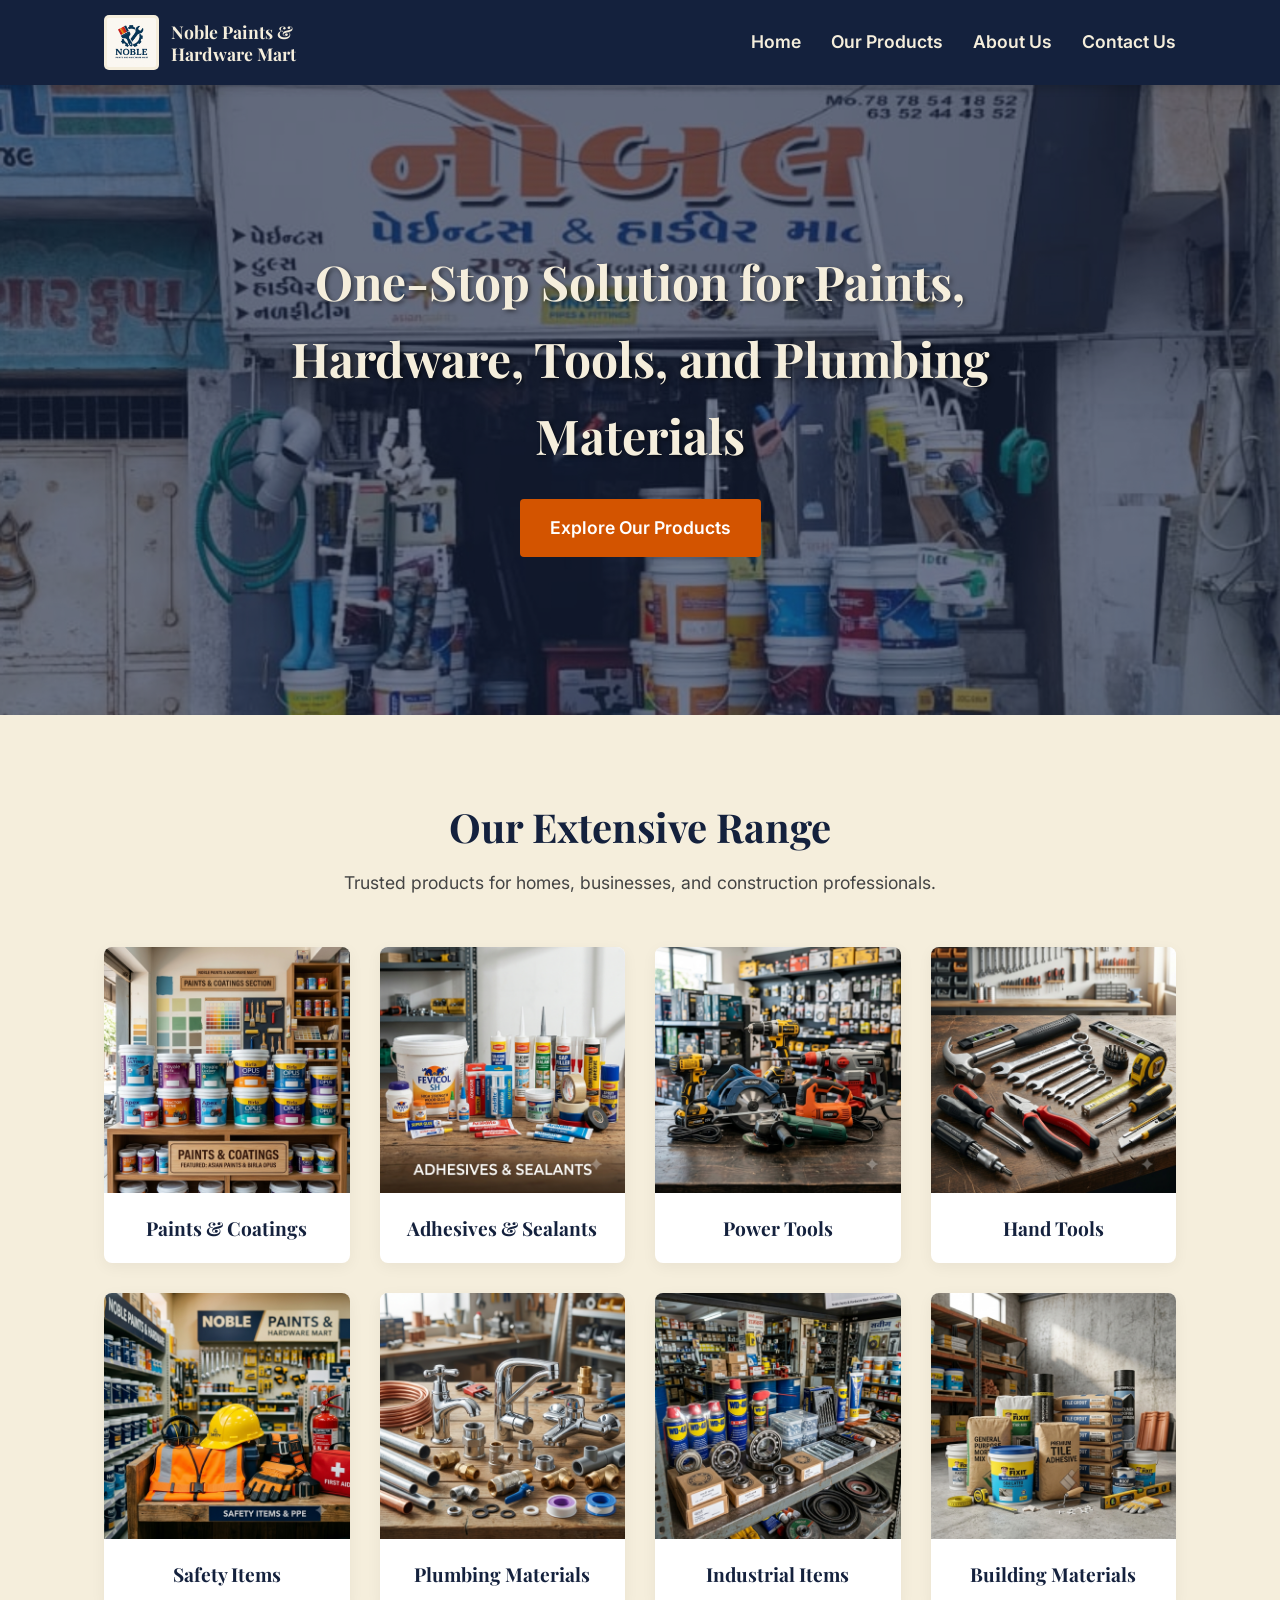
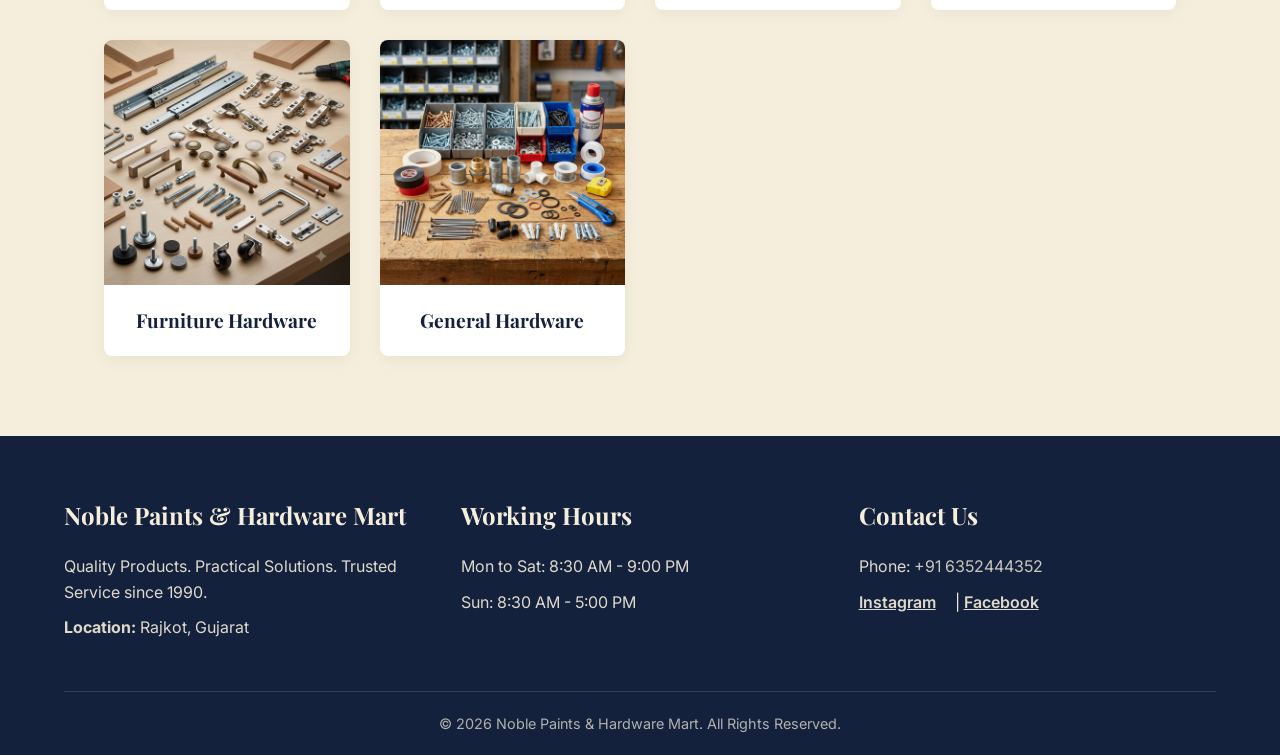
<file: index.html>
<!DOCTYPE html>
<html lang="en">
<head>
    <meta name="google-site-verification" content="jx7lKbNuNhg2pj1z9TuXZV3Bgh_JPFNbP1LpxyYWMqs" />
    <meta charset="UTF-8">
    <meta name="viewport" content="width=device-width, initial-scale=1.0">
    <title>Noble Paints & Hardware Mart | Rajkot</title>
    <link rel="shortcut icon" href="Logo.webp">
    <!-- Link to your CSS file -->
    <link rel="stylesheet" href="Style.css">
    <!-- Google Fonts: Playfair Display (Classic/Elegant) & Inter (Clean/Modern) -->
    <link rel="preconnect" href="https://fonts.googleapis.com">
    <link rel="preconnect" href="https://fonts.gstatic.com" crossorigin>
    <link href="https://fonts.googleapis.com/css2?family=Inter:wght@300;400;600&family=Playfair+Display:wght@600;700&display=swap" rel="stylesheet">
</head>
<body>

    <!-- HEADER NAVIGATION -->
    <header>
        <div class="nav-container">
                        <a href="index.html" class="logo">
                <img src="Logo.webp" alt="Noble Paints & Hardware Mart Logo">
                <span class="logo-text">Noble Paints &<br>Hardware Mart</span>
            </a>

            <nav class="desktop-menu">
                <ul>
                    <li><a href="index.html">Home</a></li>
                    <li><a href="products.html">Our Products</a></li>
                    <li><a href="about.html">About Us</a></li>
                    <li><a href="contact.html">Contact Us</a></li>
                </ul>
            </nav>
            <div class="hamburger" id="hamburger">
                <span></span>
                <span></span>
                <span></span>
            </div>
        </div>
        <!-- Mobile Menu -->
        <nav class="mobile-menu" id="mobile-menu">
            <ul>
                <li><a href="index.html">Home</a></li>
                <li><a href="products.html">Our Products</a></li>
                <li><a href="about.html">About Us</a></li>
                <li><a href="contact.html">Contact Us</a></li>
            </ul>
        </nav>
    </header>

    <!-- HERO BANNER SECTION -->
    <section class="hero" id="home">
        <!-- Background image placeholder -->
        <div class="hero-bg" style="background-image: url('homepage-banner.jpg');"></div>
        <div class="hero-overlay"></div>
        <div class="hero-content">
            <h1>One-Stop Solution for Paints, Hardware, Tools, and Plumbing Materials</h1>
            <a href="products.html" class="btn-primary">Explore Our Products</a>
        </div>
    </section>

    <!-- PRODUCT CATEGORIES GRID -->
    <section class="categories-section">
        <h2>Our Extensive Range</h2>
        <p class="subtitle">Trusted products for homes, businesses, and construction professionals.</p>
        
        <div class="category-grid">
            <!-- Category 1 -->
            <a href="paints.html" class="category-card">
                <div class="card-img-wrapper">
                    <img src="paints-category.png" alt="Paints & Coatings">
                </div>
                <h3>Paints & Coatings</h3>
            </a>
            <!-- Category 2 -->
            <a href="adhesives.html" class="category-card">
                <div class="card-img-wrapper">
                    <img src="adhesives-category.png" alt="Adhesives & Sealants">
                </div>
                <h3>Adhesives & Sealants</h3>
            </a>
            <!-- Category 3 -->
            <a href="power-tools.html" class="category-card">
                <div class="card-img-wrapper">
                    <img src="power-tools-category.png" alt="Power Tools">
                </div>
                <h3>Power Tools</h3>
            </a>
            <!-- Category 4 -->
            <a href="hand-tools.html" class="category-card">
                <div class="card-img-wrapper">
                    <img src="hand-tools-category.png" alt="Hand Tools">
                </div>
                <h3>Hand Tools</h3>
            </a>
            <!-- Category 5 -->
            <a href="safety.html" class="category-card">
                <div class="card-img-wrapper">
                    <img src="safety-category.png" alt="Safety Items">
                </div>
                <h3>Safety Items</h3>
            </a>
            <!-- Category 6 -->
            <a href="plumbing.html" class="category-card">
                <div class="card-img-wrapper">
                    <img src="plumbing-category.png" alt="Plumbing Materials">
                </div>
                <h3>Plumbing Materials</h3>
            </a>
            <!-- Category 7 -->
            <a href="industrial.html" class="category-card">
                <div class="card-img-wrapper">
                    <img src="industrial-category.png" alt="Industrial Items">
                </div>
                <h3>Industrial Items</h3>
            </a>
            <!-- Category 8 -->
            <a href="building.html" class="category-card">
                <div class="card-img-wrapper">
                    <img src="building-category.png" alt="Building Materials">
                </div>
                <h3>Building Materials</h3>
            </a>
            <!-- Category 9 -->
            <a href="furniture.html" class="category-card">
                <div class="card-img-wrapper">
                    <img src="furniture-category.png" alt="Furniture Hardware">
                </div>
                <h3>Furniture Hardware</h3>
            </a>
            <!-- Category 10 -->
            <a href="general.html" class="category-card">
                <div class="card-img-wrapper">
                    <img src="general-category.png" alt="General Hardware">
                </div>
                <h3>General Hardware</h3>
            </a>
        </div>
    </section>

    <!-- FOOTER SECTION -->
    <footer>
        <div class="footer-container">
            <div class="footer-col">
                <h4>Noble Paints & Hardware Mart</h4>
                <p>Quality Products. Practical Solutions. Trusted Service since 1990.</p>
                <p><strong>Location:</strong> Rajkot, Gujarat</p>
            </div>
            <div class="footer-col">
                <h4>Working Hours</h4>
                <p>Mon to Sat: 8:30 AM - 9:00 PM</p>
                <p>Sun: 8:30 AM - 5:00 PM</p>
            </div>
            <div class="footer-col">
                <h4>Contact Us</h4>
                <p>Phone: <a href="tel:6352444352" style="color: #F5EEDC;">+91 6352444352</a></p>
                <div class="social-links">
                    <a href="https://www.instagram.com/noblepaintsandhardwarerajkot?igsh=b2dncXUzczIxeXBs" target="_blank">Instagram</a> | 
                    <a href="https://www.facebook.com/profile.php?id=61571995330617" target="_blank">Facebook</a>
                </div>
            </div>
        </div>
        <div class="footer-bottom">
            <p>&copy; 2026 Noble Paints & Hardware Mart. All Rights Reserved.</p>
        </div>
    </footer>

    <!-- Link to your JavaScript file -->
    <script src="script.js"></script>
</body>
</html>
</file>
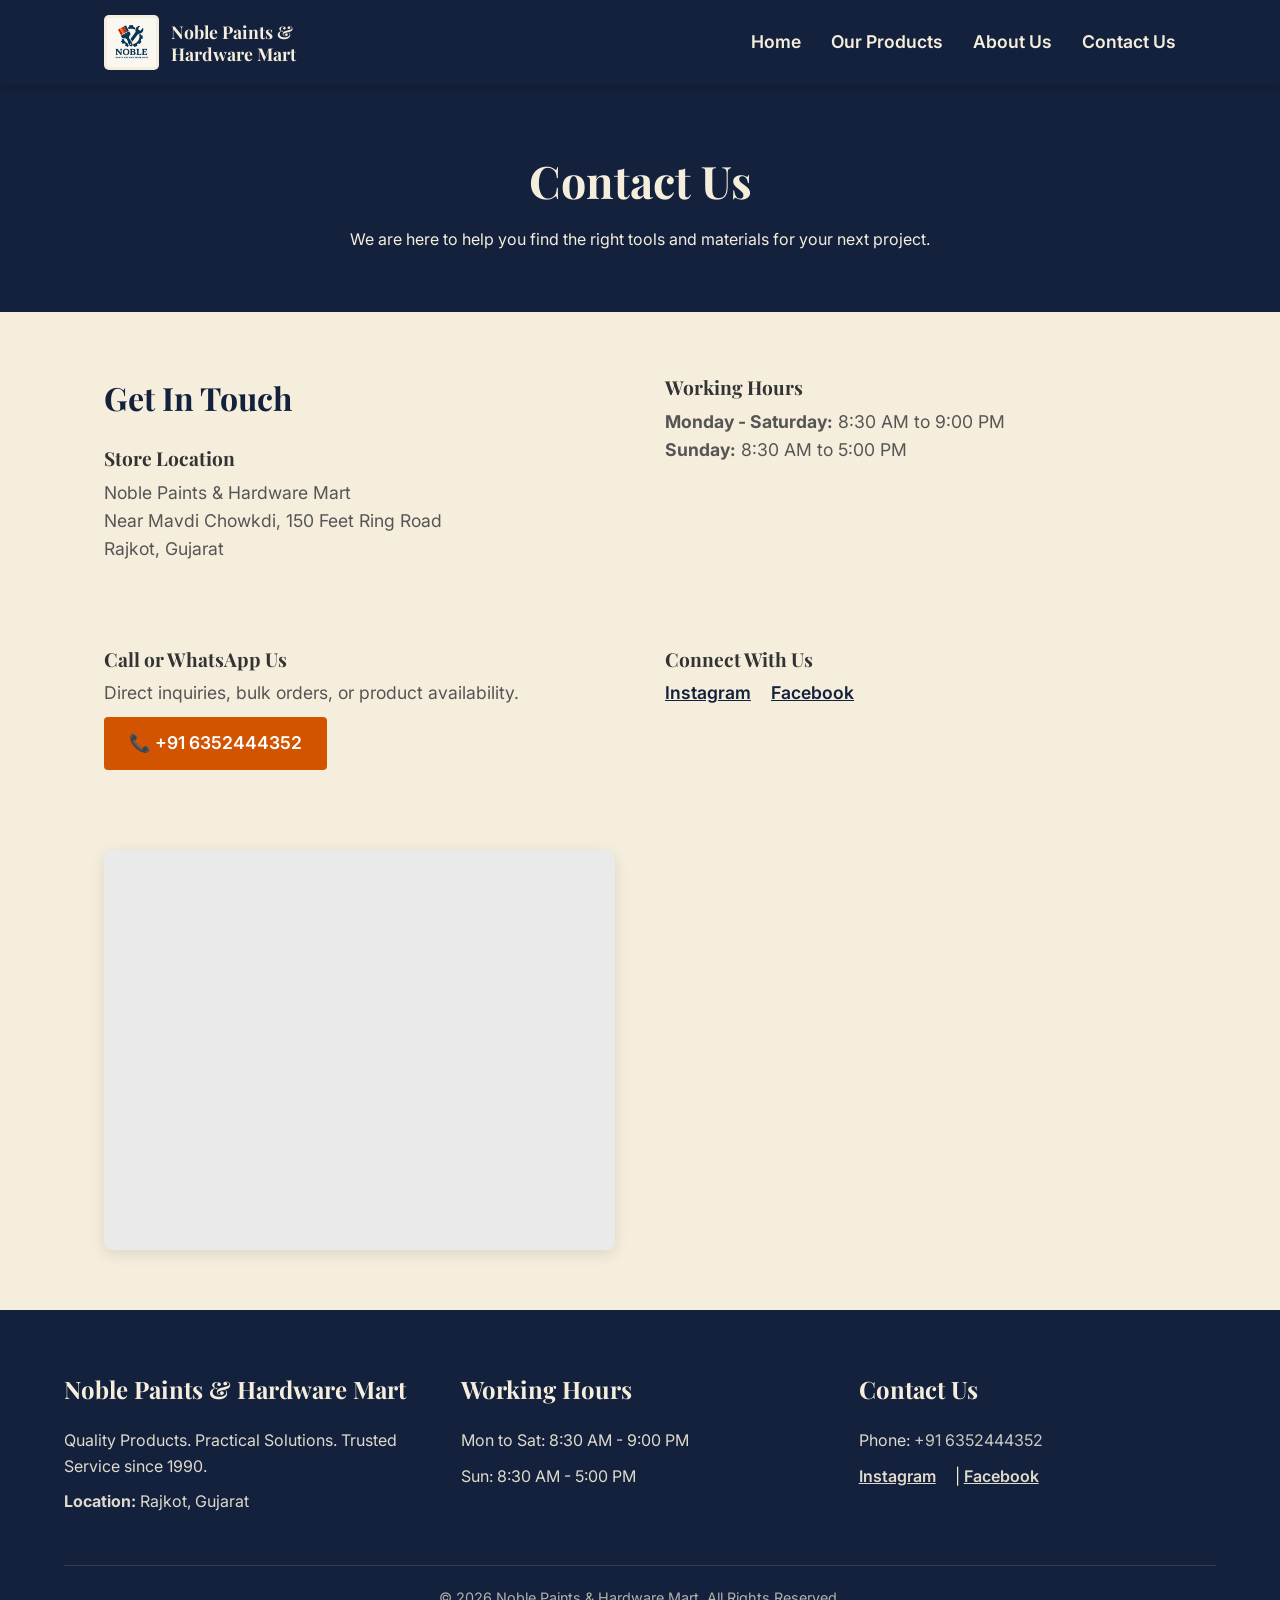
<file: contact.html>
<!DOCTYPE html>
<html lang="en">
<head>
    <meta charset="UTF-8">
    <meta name="viewport" content="width=device-width, initial-scale=1.0">
    <title>Contact Us | Noble Paints & Hardware Mart</title>
    <link rel="stylesheet" href="Style.css">
    <link rel="preconnect" href="https://fonts.googleapis.com">
    <link rel="preconnect" href="https://fonts.gstatic.com" crossorigin>
    <link href="https://fonts.googleapis.com/css2?family=Inter:wght@300;400;600&family=Playfair+Display:wght@600;700&display=swap" rel="stylesheet">
    <style>
        .contact-header {
            text-align: center;
            padding: 60px 5%;
            background-color: var(--navy-blue);
            color: var(--cream);
        }
        .contact-header h1 {
            font-size: 2.8rem;
            margin-bottom: 10px;
        }
        .contact-container {
            max-width: 1200px;
            margin: 60px auto;
            padding: 0 5%;
            display: grid;
            grid-template-columns: 1fr 1fr;
            gap: 50px;
        }
        .contact-info h2 {
            font-size: 2rem;
            margin-bottom: 20px;
            color: var(--navy-blue);
        }
        .info-block {
            margin-bottom: 30px;
        }
        .info-block h3 {
            font-size: 1.2rem;
            margin-bottom: 5px;
            color: #333;
        }
        .info-block p {
            font-size: 1.1rem;
            color: #555;
        }
        .contact-btn {
            display: inline-block;
            background-color: var(--navy-blue);
            color: var(--cream);
            padding: 12px 25px;
            font-size: 1.1rem;
            font-weight: 600;
            border-radius: 4px;
            margin-top: 10px;
            transition: opacity 0.3s;
        }
        .contact-btn:hover {
            opacity: 0.8;
        }
        .map-container {
            width: 100%;
            height: 400px;
            background-color: #eaeaea;
            border-radius: 8px;
            overflow: hidden;
            box-shadow: 0 4px 15px rgba(0,0,0,0.1);
        }
        iframe {
            width: 100%;
            height: 100%;
            border: 0;
        }
        @media (max-width: 768px) {
            .contact-container {
                grid-template-columns: 1fr;
            }
        }
    </style>
</head>
<body>

    <!-- HEADER NAVIGATION -->
    <header>
        <div class="nav-container">
                        <a href="index.html" class="logo">
                <img src="Logo.webp" alt="Noble Paints & Hardware Mart Logo">
                <span class="logo-text">Noble Paints &<br>Hardware Mart</span>
            </a>

            <nav class="desktop-menu">
                <ul>
                    <li><a href="index.html">Home</a></li>
                    <li><a href="products.html">Our Products</a></li>
                    <li><a href="about.html">About Us</a></li>
                    <li><a href="contact.html">Contact Us</a></li>
                </ul>
            </nav>
            <div class="hamburger" id="hamburger">
                <span></span>
                <span></span>
                <span></span>
            </div>
        </div>
        <nav class="mobile-menu" id="mobile-menu">
            <ul>
                <li><a href="index.html">Home</a></li>
                <li><a href="products.html">Our Products</a></li>
                <li><a href="about.html">About Us</a></li>
                <li><a href="contact.html">Contact Us</a></li>
            </ul>
        </nav>
    </header>

    <!-- CONTACT HEADER -->
    <section class="contact-header">
        <h1>Contact Us</h1>
        <p>We are here to help you find the right tools and materials for your next project.</p>
    </section>

    <!-- CONTACT DETAILS & MAP -->
    <main class="contact-container">
        <div class="contact-info">
            <h2>Get In Touch</h2>
            
                            <div class="info-block">
                <h3>Store Location</h3>
                <p>Noble Paints & Hardware Mart<br>Near Mavdi Chowkdi, 150 Feet Ring Road<br>Rajkot, Gujarat</p>
            </div>

            </div>

            <div class="info-block">
                <h3>Working Hours</h3>
                <p><strong>Monday - Saturday:</strong> 8:30 AM to 9:00 PM</p>
                <p><strong>Sunday:</strong> 8:30 AM to 5:00 PM</p>
            </div>

            <div class="info-block">
                <h3>Call or WhatsApp Us</h3>
                <p>Direct inquiries, bulk orders, or product availability.</p>
                <a href="tel:6352444352" class="contact-btn">📞 +91 6352444352</a>
            </div>

            <div class="info-block">
                <h3>Connect With Us</h3>
                <p>
                    <a href="https://www.instagram.com/noblepaintsandhardwarerajkot?igsh=b2dncXUzczIxeXBs" target="_blank" style="color: var(--navy-blue); font-weight: 600; text-decoration: underline; margin-right: 15px;">Instagram</a>
                    <a href="https://www.facebook.com/profile.php?id=61571995330617" target="_blank" style="color: var(--navy-blue); font-weight: 600; text-decoration: underline;">Facebook</a>
                </p>
            </div>
        </div>

                <div class="map-container">
            <!-- Embedded Google Map for Noble Paints & Hardware Mart -->
            <iframe src="https://maps.google.com/maps?q=Noble%20Paints%20And%20Hardware%20Mart,%20near%20mavdi%20chowkdi,%20150feet%20ring%20road,%20rajkot&t=&z=15&ie=UTF8&iwloc=&output=embed" allowfullscreen="" loading="lazy" referrerpolicy="no-referrer-when-downgrade"></iframe>
        </div>

    </main>

    <!-- FOOTER SECTION -->
    <footer>
        <div class="footer-container">
            <div class="footer-col">
                <h4>Noble Paints & Hardware Mart</h4>
                <p>Quality Products. Practical Solutions. Trusted Service since 1990.</p>
                <p><strong>Location:</strong> Rajkot, Gujarat</p>
            </div>
            <div class="footer-col">
                <h4>Working Hours</h4>
                <p>Mon to Sat: 8:30 AM - 9:00 PM</p>
                <p>Sun: 8:30 AM - 5:00 PM</p>
            </div>
            <div class="footer-col">
                <h4>Contact Us</h4>
                <p>Phone: <a href="tel:6352444352" style="color: #F5EEDC;">+91 6352444352</a></p>
                <div class="social-links">
                    <a href="https://www.instagram.com/noblepaintsandhardwarerajkot?igsh=b2dncXUzczIxeXBs" target="_blank">Instagram</a> | 
                    <a href="https://www.facebook.com/profile.php?id=61571995330617" target="_blank">Facebook</a>
                </div>
            </div>
        </div>
        <div class="footer-bottom">
            <p>&copy; 2026 Noble Paints & Hardware Mart. All Rights Reserved.</p>
        </div>
    </footer>

    <script src="script.js"></script>
</body>
</html>
</file>
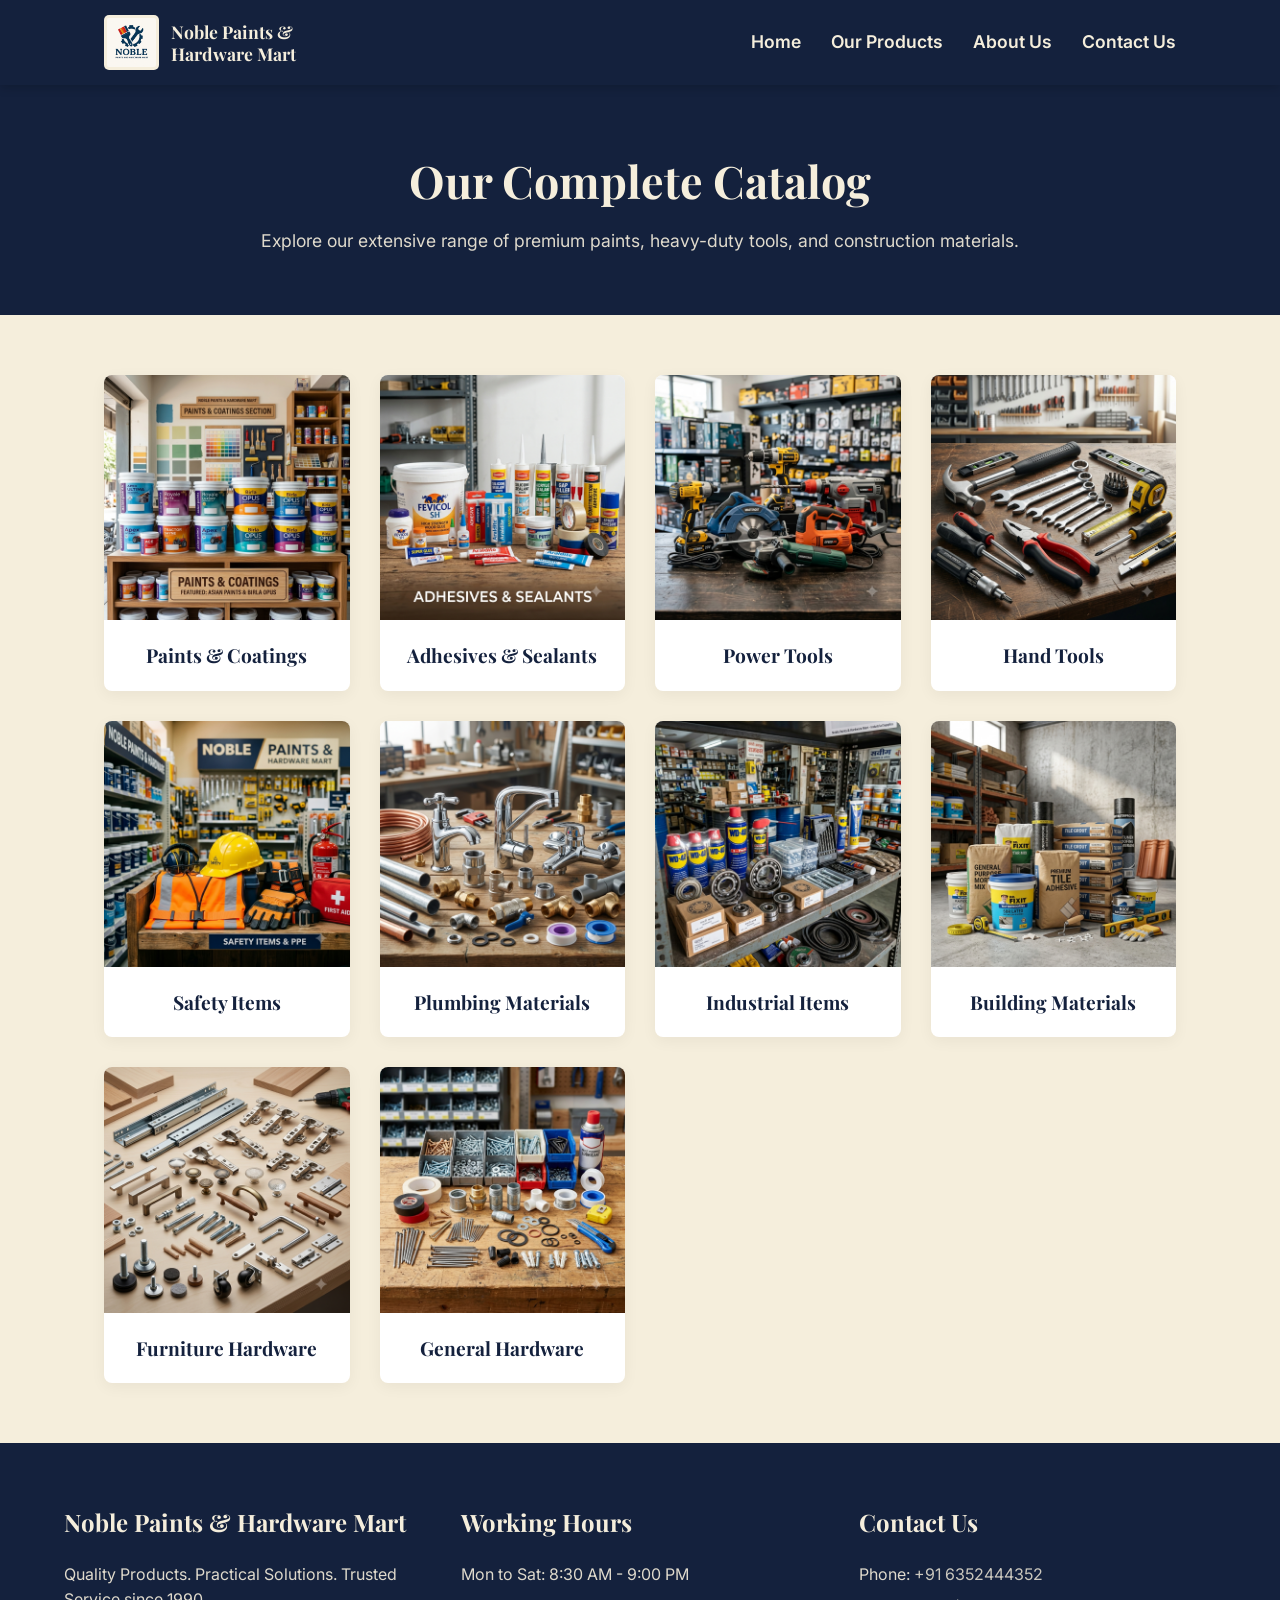
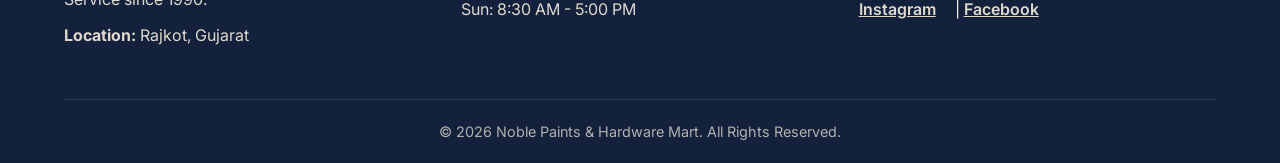
<file: products.html>
<!DOCTYPE html>
<html lang="en">
<head>
    <meta charset="UTF-8">
    <meta name="viewport" content="width=device-width, initial-scale=1.0">
    <title>Our Products | Noble Paints & Hardware Mart</title>
    <link rel="stylesheet" href="Style.css">
    <link rel="preconnect" href="https://fonts.googleapis.com">
    <link rel="preconnect" href="https://fonts.gstatic.com" crossorigin>
    <link href="https://fonts.googleapis.com/css2?family=Inter:wght@300;400;600&family=Playfair+Display:wght@600;700&display=swap" rel="stylesheet">
    <style>
        .products-header {
            text-align: center;
            padding: 60px 5%;
            background-color: var(--navy-blue);
            color: var(--cream);
        }
        .products-header h1 {
            font-size: 2.8rem;
            margin-bottom: 10px;
        }
        .products-header p {
            font-size: 1.1rem;
            opacity: 0.9;
        }
        .products-container {
            padding: 60px 5%;
            max-width: 1200px;
            margin: 0 auto;
        }
    </style>
</head>
<body>

    <!-- HEADER NAVIGATION -->
    <header>
        <div class="nav-container">
                        <a href="index.html" class="logo">
                <img src="Logo.webp" alt="Noble Paints & Hardware Mart Logo">
                <span class="logo-text">Noble Paints &<br>Hardware Mart</span>
            </a>

            <nav class="desktop-menu">
                <ul>
                    <li><a href="index.html">Home</a></li>
                    <li><a href="products.html">Our Products</a></li>
                    <li><a href="about.html">About Us</a></li>
                    <li><a href="contact.html">Contact Us</a></li>
                </ul>
            </nav>
            <div class="hamburger" id="hamburger">
                <span></span>
                <span></span>
                <span></span>
            </div>
        </div>
        <nav class="mobile-menu" id="mobile-menu">
            <ul>
                <li><a href="index.html">Home</a></li>
                <li><a href="products.html">Our Products</a></li>
                <li><a href="about.html">About Us</a></li>
                <li><a href="contact.html">Contact Us</a></li>
            </ul>
        </nav>
    </header>

    <!-- PRODUCTS HEADER -->
    <section class="products-header">
        <h1>Our Complete Catalog</h1>
        <p>Explore our extensive range of premium paints, heavy-duty tools, and construction materials.</p>
    </section>

    <!-- CATEGORY GRID -->
    <main class="products-container categories-section">
        <div class="category-grid">
            <!-- Category 1 -->
            <a href="paints.html" class="category-card">
                <div class="card-img-wrapper">
                    <img src="paints-category.png" alt="Paints & Coatings">
                </div>
                <h3>Paints & Coatings</h3>
            </a>
            <!-- Category 2 -->
            <a href="adhesives.html" class="category-card">
                <div class="card-img-wrapper">
                    <img src="adhesives-category.png" alt="Adhesives & Sealants">
                </div>
                <h3>Adhesives & Sealants</h3>
            </a>
            <!-- Category 3 -->
            <a href="power-tools.html" class="category-card">
                <div class="card-img-wrapper">
                    <img src="power-tools-category.png" alt="Power Tools">
                </div>
                <h3>Power Tools</h3>
            </a>
            <!-- Category 4 -->
            <a href="hand-tools.html" class="category-card">
                <div class="card-img-wrapper">
                    <img src="hand-tools-category.png" alt="Hand Tools">
                </div>
                <h3>Hand Tools</h3>
            </a>
            <!-- Category 5 -->
            <a href="safety.html" class="category-card">
                <div class="card-img-wrapper">
                    <img src="safety-category.png" alt="Safety Items">
                </div>
                <h3>Safety Items</h3>
            </a>
            <!-- Category 6 -->
            <a href="plumbing.html" class="category-card">
                <div class="card-img-wrapper">
                    <img src="plumbing-category.png" alt="Plumbing Materials">
                </div>
                <h3>Plumbing Materials</h3>
            </a>
            <!-- Category 7 -->
            <a href="industrial.html" class="category-card">
                <div class="card-img-wrapper">
                    <img src="industrial-category.png" alt="Industrial Items">
                </div>
                <h3>Industrial Items</h3>
            </a>
            <!-- Category 8 -->
            <a href="building.html" class="category-card">
                <div class="card-img-wrapper">
                    <img src="building-category.png" alt="Building Materials">
                </div>
                <h3>Building Materials</h3>
            </a>
            <!-- Category 9 -->
            <a href="furniture.html" class="category-card">
                <div class="card-img-wrapper">
                    <img src="furniture-category.png" alt="Furniture Hardware">
                </div>
                <h3>Furniture Hardware</h3>
            </a>
            <!-- Category 10 -->
            <a href="general.html" class="category-card">
                <div class="card-img-wrapper">
                    <img src="general-category.png" alt="General Hardware">
                </div>
                <h3>General Hardware</h3>
            </a>
        </div>
    </main>

    <!-- FOOTER SECTION -->
    <footer>
        <div class="footer-container">
            <div class="footer-col">
                <h4>Noble Paints & Hardware Mart</h4>
                <p>Quality Products. Practical Solutions. Trusted Service since 1990.</p>
                <!-- This will be updated once you provide the full address -->
                <p><strong>Location:</strong> Rajkot, Gujarat</p>
            </div>
            <div class="footer-col">
                <h4>Working Hours</h4>
                <p>Mon to Sat: 8:30 AM - 9:00 PM</p>
                <p>Sun: 8:30 AM - 5:00 PM</p>
            </div>
            <div class="footer-col">
                <h4>Contact Us</h4>
                <p>Phone: <a href="tel:6352444352" style="color: #F5EEDC;">+91 6352444352</a></p>
                <div class="social-links">
                    <a href="https://www.instagram.com/noblepaintsandhardwarerajkot?igsh=b2dncXUzczIxeXBs" target="_blank">Instagram</a> | 
                    <a href="https://www.facebook.com/profile.php?id=61571995330617" target="_blank">Facebook</a>
                </div>
            </div>
        </div>
        <div class="footer-bottom">
            <p>&copy; 2026 Noble Paints & Hardware Mart. All Rights Reserved.</p>
        </div>
    </footer>

    <script src="script.js"></script>
</body>
</html>
</file>
<file: Style.css>
/* --- VARIABLES & BASE SETUP --- */
:root {
    --navy-blue: #14213D;
    --cream: #F5EEDC;
    --font-classic: 'Playfair Display', serif;
    --font-modern: 'Inter', sans-serif;
}

* {
    margin: 0;
    padding: 0;
    box-sizing: border-box;
}

body {
    background-color: var(--cream);
    color: var(--navy-blue);
    font-family: var(--font-modern);
    line-height: 1.6;
}

h1, h2, h3, h4, h5, h6 {
    font-family: var(--font-classic);
}

a {
    text-decoration: none;
    color: inherit;
}

/* --- HEADER NAVIGATION --- */
header {
    background-color: var(--navy-blue);
    color: var(--cream);
    position: sticky;
    top: 0;
    z-index: 1000;
    box-shadow: 0 2px 10px rgba(0,0,0,0.2);
}

.nav-container {
    display: flex;
    justify-content: space-between;
    align-items: center;
    padding: 15px 5%;
    max-width: 1200px;
    margin: 0 auto;
}

.logo {
    display: flex;
    align-items: center;
    gap: 12px;
    text-decoration: none;
}

.logo img {
    height: 55px; 
    background-color: var(--cream); 
    border-radius: 5px;
    padding: 3px;
}

.logo-text {
    color: var(--cream);
    font-family: var(--font-classic);
    font-weight: 700;
    font-size: 1.1rem;
    line-height: 1.2;
}


.desktop-menu ul {
    display: flex;
    list-style: none;
    gap: 30px;
}

.desktop-menu a {
    color: var(--cream);
    font-weight: 600;
    font-size: 1.1rem;
    transition: opacity 0.3s ease;
}

.desktop-menu a:hover {
    opacity: 0.7;
}

/* Mobile Hamburger Menu */
.hamburger {
    display: none;
    flex-direction: column;
    cursor: pointer;
    gap: 5px;
}

.hamburger span {
    width: 25px;
    height: 3px;
    background-color: var(--cream);
    transition: 0.3s;
}

.mobile-menu {
    display: none;
    background-color: var(--navy-blue);
    text-align: center;
    padding: 20px 0;
}

.mobile-menu ul {
    list-style: none;
}

.mobile-menu li {
    padding: 15px 0;
}

.mobile-menu a {
    color: var(--cream);
    font-size: 1.2rem;
    font-weight: 600;
}

/* --- HERO SECTION --- */
.hero {
    position: relative;
    height: 70vh;
    display: flex;
    align-items: center;
    justify-content: center;
    text-align: center;
    overflow: hidden;
}

.hero-bg {
    position: absolute;
    top: 0;
    left: 0;
    width: 100%;
    height: 100%;
    background-size: cover;
    background-position: center;
    z-index: 1;
}

.hero-overlay {
    position: absolute;
    top: 0;
    left: 0;
    width: 100%;
    height: 100%;
    background-color: rgba(20, 33, 61, 0.6); /* Navy blue tint for readability */
    z-index: 2;
}

.hero-content {
    position: relative;
    z-index: 3;
    padding: 20px;
    max-width: 800px;
}

.hero-content h1 {
    color: var(--cream);
    font-size: 3rem;
    margin-bottom: 25px;
    text-shadow: 2px 2px 4px rgba(0,0,0,0.5);
}

.btn-primary {
    background-color: var(--cream);
    color: var(--navy-blue);
    padding: 15px 30px;
    font-weight: 600;
    font-size: 1.1rem;
    border-radius: 4px;
    transition: background-color 0.3s, transform 0.3s;
    display: inline-block;
}

.btn-primary:hover {
    background-color: #e3dbca; /* Slightly darker cream */
    transform: translateY(-2px);
}

/* --- CATEGORIES SECTION --- */
.categories-section {
    padding: 80px 5%;
    max-width: 1200px;
    margin: 0 auto;
    text-align: center;
}

.categories-section h2 {
    font-size: 2.5rem;
    margin-bottom: 10px;
}

.subtitle {
    font-size: 1.1rem;
    margin-bottom: 50px;
    color: #444;
}

.category-grid {
    display: grid;
    grid-template-columns: repeat(auto-fit, minmax(200px, 1fr));
    gap: 30px;
}

.category-card {
    background: #fff;
    border-radius: 8px;
    overflow: hidden;
    box-shadow: 0 4px 15px rgba(0,0,0,0.05);
    transition: box-shadow 0.3s;
    display: block;
}

.category-card:hover {
    box-shadow: 0 8px 25px rgba(0,0,0,0.15);
}

.card-img-wrapper {
    width: 100%;
    aspect-ratio: 1 / 1; /* This forces a perfect 1:1 square ratio */
    overflow: hidden;
    background-color: #eaeaea; /* Placeholder color before image loads */
}

/* THE GENTLE ZOOM HOVER EFFECT */
.card-img-wrapper img {
    width: 100%;
    height: 100%;
    object-fit: cover;
    transition: transform 0.5s ease;
}

.category-card:hover .card-img-wrapper img {
    transform: scale(1.08); /* Zooms in gently */
}

.category-card h3 {
    padding: 20px;
    font-size: 1.2rem;
    color: var(--navy-blue);
}

/* --- FOOTER --- */
footer {
    background-color: var(--navy-blue);
    color: var(--cream);
    padding: 60px 5% 20px;
}

.footer-container {
    display: grid;
    grid-template-columns: repeat(auto-fit, minmax(250px, 1fr));
    gap: 40px;
    max-width: 1200px;
    margin: 0 auto 40px;
}

.footer-col h4 {
    font-size: 1.5rem;
    margin-bottom: 20px;
}

.footer-col p, .footer-col a {
    font-size: 1rem;
    margin-bottom: 10px;
    opacity: 0.9;
}

.social-links a {
    color: var(--cream);
    font-weight: 600;
    margin-right: 15px;
    text-decoration: underline;
}

.footer-bottom {
    text-align: center;
    border-top: 1px solid rgba(245, 238, 220, 0.2);
    padding-top: 20px;
    font-size: 0.9rem;
    opacity: 0.7;
}

/* --- RESPONSIVE DESIGN (Mobile) --- */
@media (max-width: 768px) {
    .desktop-menu { display: none; }
    .hamburger { display: flex; }
    .hero-content h1 { font-size: 2rem; }
    .categories-section { padding: 50px 5%; }
    
    /* OVERRIDING THE GRID FOR MOBILE - Forces 2 columns */
    .category-grid {
        display: grid !important;
        grid-template-columns: repeat(2, 1fr) !important;
        gap: 15px !important; 
    }
    
    /* Adjusting text so it fits neatly in smaller boxes */
    .category-card h3 {
        padding: 12px 5px !important;
        font-size: 0.95rem !important;
    }
}
/* --- THE 10% ACCENT COLOR (60-30-10 RULE) --- */
:root {
    --accent-orange: #D35400; /* Burnt Orange for buttons and links */
}

/* Update main buttons to Burnt Orange */
.btn-primary, .contact-btn {
    background-color: var(--accent-orange) !important;
    color: #ffffff !important; 
    border: none;
}

/* Make buttons slightly darker orange when hovering */
.btn-primary:hover, .contact-btn:hover {
    background-color: #A04000 !important; 
    transform: translateY(-2px);
}

/* Make top menu links turn orange when hovering instead of just fading */
.desktop-menu a:hover {
    color: var(--accent-orange) !important;
    opacity: 1;
}

/* Make social media text links on contact page turn orange on hover */
.info-block p a:hover {
    color: var(--accent-orange) !important;
}
</file>
